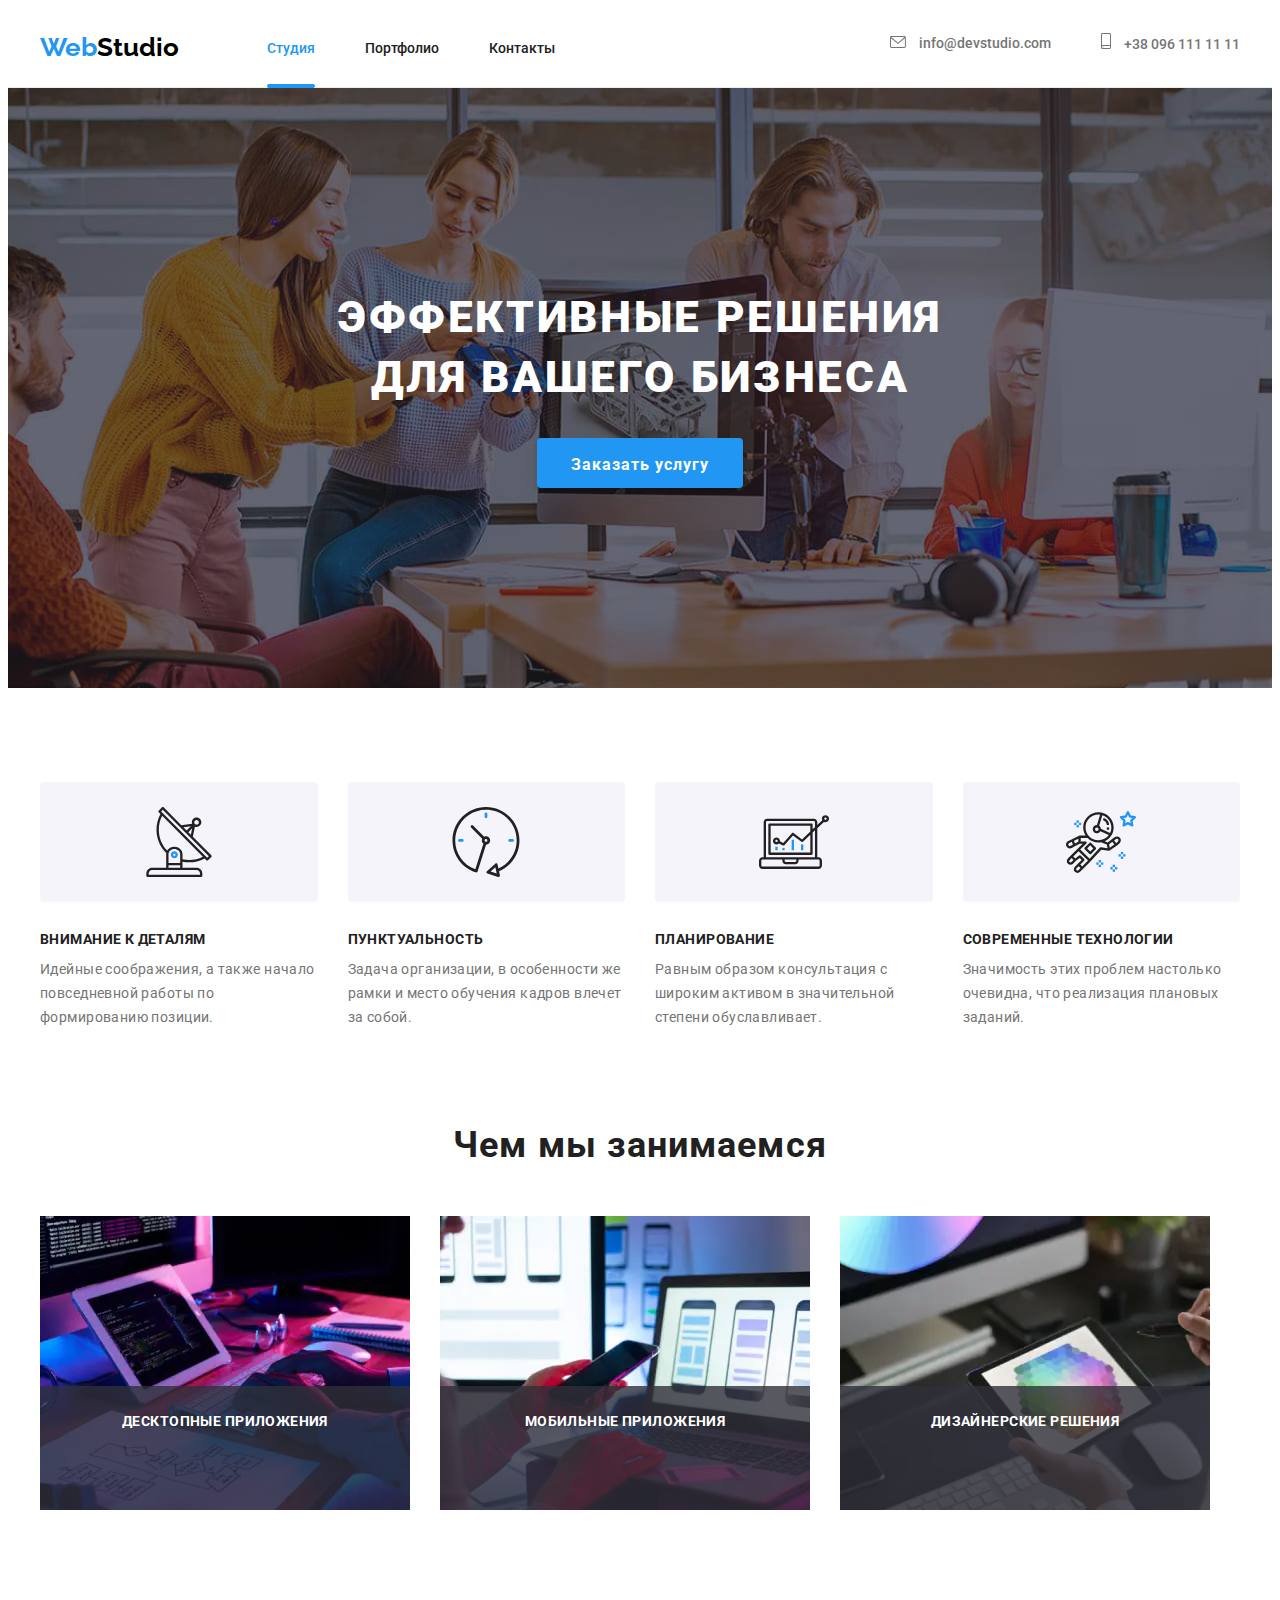
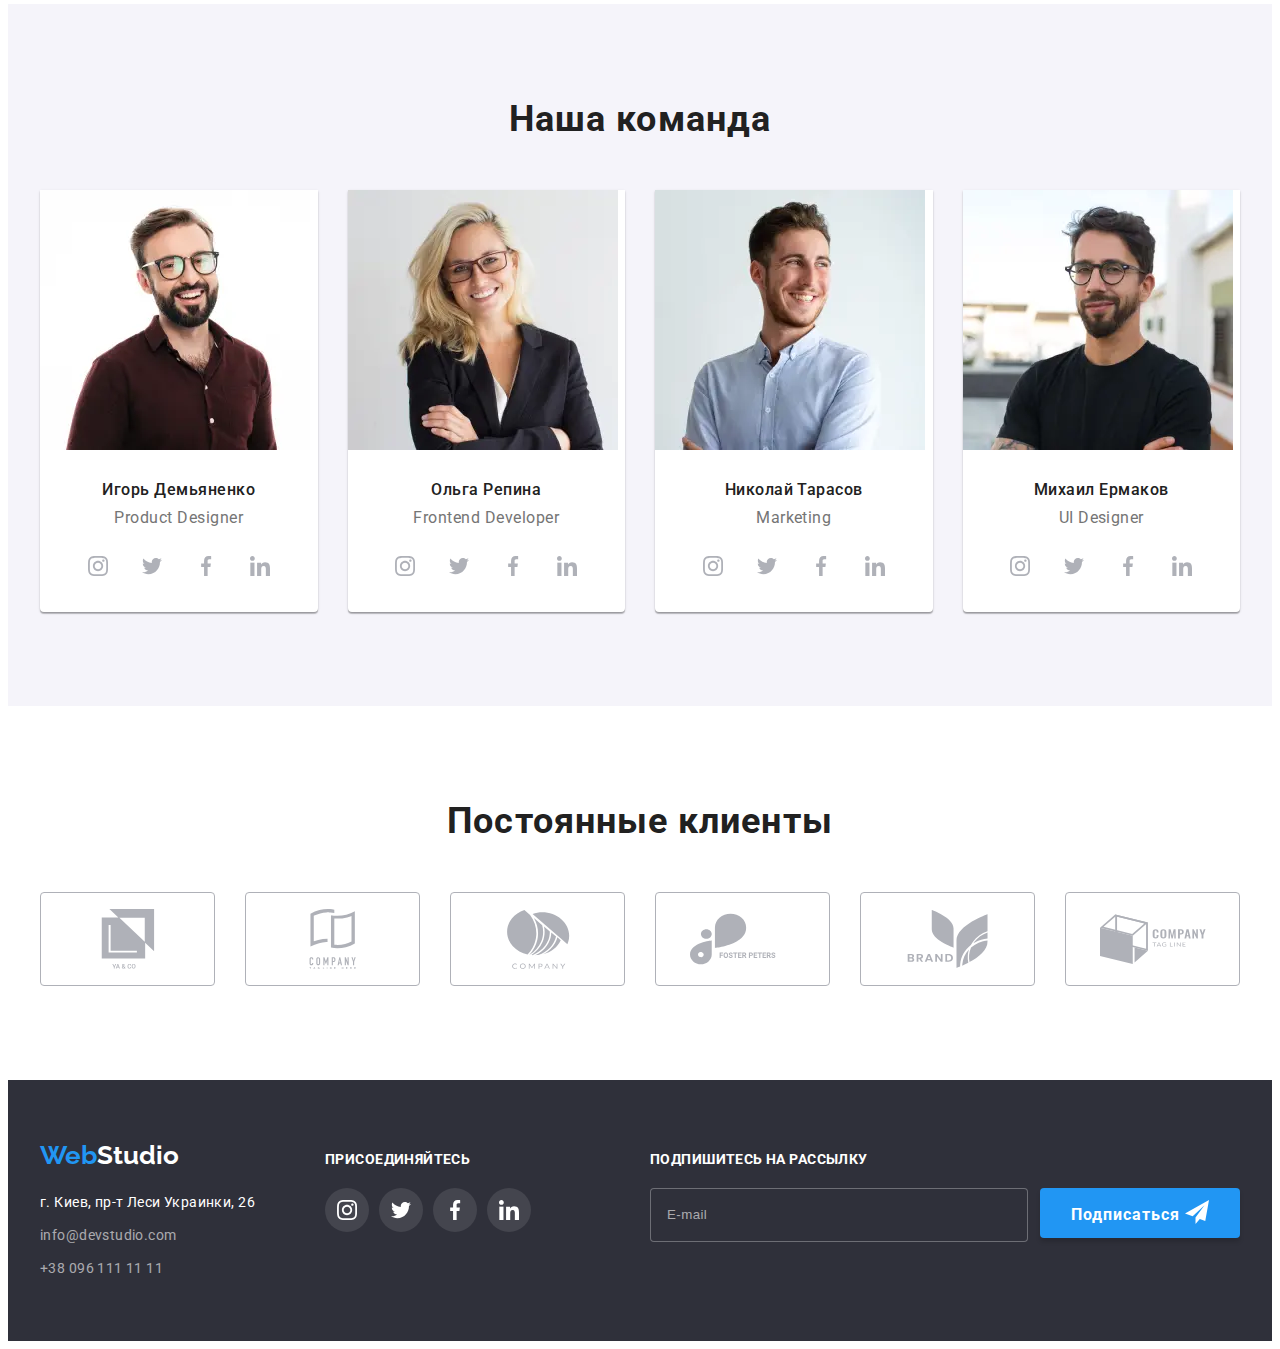
<file: index.html>
<!DOCTYPE html>
<html lang="ru">
  <head>
    <meta charset="UTF-8" />
    <meta http-equiv="X-UA-Compatible" content="IE=edge" />
    <meta name="viewport" content="width=device-width, initial-scale=1.0" />
    <title>Shvec_ES_Homework8</title>
    <link
      rel="stylesheet"
      href="https://cdnjs.cloudflare.com/ajax/libs/modern-normalize/1.0.0/modern-normalize.min.css"
      integrity="sha512-ISS7cAi1PEhQ8jnbJpJZMd29NlhNj4AWYyLOSp2CE/CsHxTCu+r+t0D2yoJudVrd0/8fTVPUVDzY5Tvli75u/g=="
      crossorigin="anonymous"
    />
    <link rel="preconnect" href="https://fonts.gstatic.com" />
    <link
      href="https://fonts.googleapis.com/css2?family=Raleway:wght@700&family=Roboto:wght@400;500;700;900&display=swap"
      rel="stylesheet"
    />
    <link rel="stylesheet" href="./css/main.min.css" />
  </head>
  <body>
    <!--Шапка-->
    <header class="header">
      <div class="container header__container">
        <nav class="header__nav">
          <!-- Логотип -->
          <a class="logo header__logo" href="index.html"
            ><span class="logo__web">Web</span>Studio</a
          >
          
          <!-- Навигация сайта -->
          <ul class="site-nav list">
            <li class="site-nav__item">
              <a class="site-nav__link site-nav__link_current" href="index.html">Студия</a>
            </li>
            <li class="site-nav__item"><a class="site-nav__link" href="./portfolio.html">Портфолио</a></li>
            <li class="site-nav__item"><a class="site-nav__link" href="">Контакты</a></li>
          </ul>
        </nav>
        <button class="header__mobile-menu-button" type="button" data-menu-button>
          <svg class="header__mobile-menu_icon" width="40px" height="40px">
            <use href="./images/sprite.svg#icon-burger"></use>
          </svg>
        </button>
        <!-- Контакты -->
        <ul class="auth-nav list">
          <li class="auth-nav__item">
            <a class="auth-nav__link" href="mailto:info@devstudio.com">
              <svg class="auth-nav__icon" width="16px" height="12px">
                <use href="./images/sprite.svg#icon-envelope"></use>
              </svg>
              info@devstudio.com</a>
          </li>
          <li class="auth-nav__item">
            <a class="auth-nav__link" href="tel:+380961111111">
              <svg class="auth-nav__icon" width="10px" height="16px">
                <use href="./images/sprite.svg#icon-smartphone"></use>
              </svg>
              +38 096 111 11 11</a>
          </li>
        </ul>
      </div>
      <div class="mobile-menu" data-menu>
        <div class="container mobile-menu__container">
          <button class="mobile-menu__close-button" type="button" data-menu-close>
            <svg class="mobile-menu__close-button-icon" width="40px" height="40px">
              <use href="./images/sprite.svg#icon-close-btn"></use>
            </svg>
          </button>
          <ul class="mobile-menu__list">
            <li class="mobile-menu__item"><a class="mobile-menu__link mobile-menu__link_current" href="index.html">Студия</a></li>
            <li class="mobile-menu__item"><a class="mobile-menu__link" href="./portfolio.html">Портфолио</a></li>
            <li class="mobile-menu__item"><a class="mobile-menu__link" href="">Контакты</a></li>
          </ul>
          <div class="mobile-contacts">
            <a class="mobile-contacts__link mobile-contacts__link_tel" href="tel:+380961111111">  
                +38 096 111 11 11</a>
            <a class="mobile-contacts__link mobile-contacts__link_email" href="mailto:info@devstudio.com">  
                info@devstudio.com</a>
            <ul class="mobile-social-list">
              <li class="mobile-social-list__item"><a class="mobile-social-list__link" href="">Instagram</a></li>
              <li class="mobile-social-list__item"><div class="mobile-social-list__line"></div></li>
              <li class="mobile-social-list__item"><a class="mobile-social-list__link" href="">Twitter</a></li>
              <li class="mobile-social-list__item">
                <div class="mobile-social-list__line"></div>
              </li>
              <li class="mobile-social-list__item"><a class="mobile-social-list__link" href="">Facebook</a></li>
              <li class="mobile-social-list__item">
                <div class="mobile-social-list__line"></div>
              </li>
              <li class="mobile-social-list__item"><a class="mobile-social-list__link" href="">LinkedIn</a></li>
            </ul>
          </div>

        </div>
      </div>
    </header>

    <main>
      <!--Герой-->
      <section class="hero">
        <h1 class="hero__title">
          Эффективные решения <br />
          для вашего бизнеса
        </h1>
        <button class="button hero__button_position" type="button" data-modal-open>Заказать услугу</button>
      </section>

      <!--Особенности-->
      <section class="section-spec">
        <div class="container">
          <h2 class="visually-hidden">Особенности</h2>
          <ul class="features list">
            <li class="features__item">
              <div class="features__decorations">
                <svg class="features__icon">
                  <use href="./images/sprite.svg#icon-antenna"></use>
                </svg>
              </div>
              <h3 class="features__title">Внимание к деталям</h3>
              <p class="features__text">
                Идейные соображения, а также начало повседневной работы по
                формированию позиции.
              </p>
            </li>
            <li class="features__item">
              <div class="features__decorations">
                <svg class="features__icon">
                  <use href="./images/sprite.svg#icon-clock"></use>
                </svg>
              </div>
              <h3 class="features__title">Пунктуальность</h3>
              <p class="features__text">
                Задача организации, в особенности же рамки и место обучения
                кадров влечет за собой.
              </p>
            </li>
            <li class="features__item">
              <div class="features__decorations">
                <svg class="features__icon">
                  <use href="./images/sprite.svg#icon-diagram"></use>
                </svg>
              </div>
              <h3 class="features__title">Планирование</h3>
              <p class="features__text">
                Равным образом консультация с широким активом в значительной
                степени обуславливает.
              </p>
            </li>
            <li class="features__item">
              <div class="features__decorations">
                <svg class="features__icon">
                  <use href="./images/sprite.svg#icon-astronaut"></use>
                </svg>
              </div>
              <h3 class="features__title">Современные технологии</h3>
              <p class="features__text">
                Значимость этих проблем настолько очевидна, что реализация
                плановых заданий.
              </p>
            </li>
          </ul>
        </div>
      </section>

      <!--Чем мы занимаемся-->
      <section class="section section__work">
        <div class="container">
          <h2 class="section__title">Чем мы занимаемся</h2>
            <ul class="work-list list">
                <li class="work-list__item">
                  <picture>
                    <source srcset="./images/main-page/box1.webp 1x, ./images/main-page/box1@2x.webp 2x" 
                    media="(min-width: 1200px)" type="image/webp">
                    <source srcset="./images/main-page/box1.jpg 1x, ./images/main-page/box1@2x.jpg 2x" 
                    media="(min-width: 1200px)">
                    <img
                    src="./images/main-page/box1.jpg"
                    alt="Набор текста на клавиатуре"
                    width="370"
                    height="294"
                />
                  </picture>
                
                <p class="work-list__text">Десктопные приложения</p>
                </li>
                <li class="work-list__item">
                <picture>
                  <source srcset="./images/main-page/box2.webp 1x, ./images/main-page/box2@2x.webp 2x" media="(min-width: 1200px)"
                    type="image/webp">
                  <source srcset="./images/main-page/box2.jpg 1x, ./images/main-page/box2@2x.jpg 2x" media="(min-width: 1200px)">
                  <img src="./images/main-page/box2.jpg" alt="Набор текста на клавиатуре" width="370" height="294" />
                </picture>
                <p class="work-list__text">Мобильные приложения</p>
                </li>
                <li class="work-list__item">
                <picture>
                  <source srcset="./images/main-page/box3.webp 1x, ./images/main-page/box3@2x.webp 2x" media="(min-width: 1200px)"
                    type="image/webp">
                  <source srcset="./images/main-page/box3.jpg 1x, ./images/main-page/box3@2x.jpg 2x" media="(min-width: 1200px)">
                  <img src="./images/main-page/box3.jpg" alt="Набор текста на клавиатуре" width="370" height="294" />
                </picture>
                <p class="work-list__text">Дизайнерские решения</p>
                </li>
            </ul>
        </div>
      </section>

      <!--Наша команда-->
      <section class="section section_bgc_darkened">
        <div class="container">
          <h2 class="section__title">Наша команда</h2>
          <ul class="team-list list">
            <li class="team-list__item">
              <picture>
                <source srcset="./images/team/desktop/team1-desktop.webp 1x, ./images/team/desktop/team1-desktop@2x.webp 2x" 
                  media="(min-width: 1200px)" type="image/webp">
                <source srcset="./images/team/desktop/team1-desktop.jpg 1x, ./images/team/desktop/team1-desktop@2x.jpg 2x"
                  media="(min-width: 1200px)">
                <source srcset="./images/team/tablet/team1-tablet.webp 1x, ./images/team/tablet/team1-tablet@2x.webp 2x"
                  media="(min-width: 768px)" type="image/webp">
                <source srcset="./images/team/tablet/team1-tablet.jpg 1x, ./images/team/tablet/team1-tablet@2x.jpg 2x"
                  media="(min-width: 768px)">
                <source srcset="./images/team/mobile/team1-mobile.webp 1x, ./images/team/mobile/team1-mobile@2x.webp 2x"
                  media="(max-width: 767px)" type="image/webp">
                <source srcset="./images/team/mobile/team1-mobile.jpg 1x, ./images/team/mobile/team1-mobile@2x.jpg 2x"
                  media="(max-width: 767px)">
                <img
                src="./images/team/mobile/team1-mobile.jpg"
                alt="Член команды"
              />
              </picture>
              
              <div class="team-list__description">
                <h3 class="team-list__title">Игорь Демьяненко</h3>
                <p class="team-list__text" lang="en">Product Designer</p>
                <ul class="team-social-list list">
                  <li class="team-social-list__item">
                    <a class="team-social-list__link" href="">
                      <svg class="team-social-list__icon">
                        <use href="./images/sprite.svg#icon-instagram"></use>
                      </svg>
                    </a>
                  </li>
                  <li class="team-social-list__item">
                    <a class="team-social-list__link" href="">
                      <svg class="team-social-list__icon">
                        <use href="./images/sprite.svg#icon-twitter"></use>
                      </svg>
                    </a>
                  </li>
                  <li class="team-social-list__item">
                    <a class="team-social-list__link" href="">
                      <svg class="team-social-list__icon">
                        <use href="./images/sprite.svg#icon-facebook"></use>
                      </svg>
                    </a>
                  </li>
                  <li class="team-social-list__item">
                    <a class="team-social-list__link" href="">
                      <svg class="team-social-list__icon">
                        <use href="./images/sprite.svg#icon-linkedin"></use>
                      </svg>
                    </a>
                  </li>
                </ul>
            </div>
            </li>
            <li class="team-list__item">
              <picture>
                <source srcset="./images/team/desktop/team2-desktop.webp 1x, ./images/team/desktop/team2-desktop@2x.webp 2x"
                  media="(min-width: 1200px)" type="image/webp">
                <source srcset="./images/team/desktop/team2-desktop.jpg 1x, ./images/team/desktop/team2-desktop@2x.jpg 2x"
                  media="(min-width: 1200px)">
                <source srcset="./images/team/tablet/team2-tablet.webp 1x, ./images/team/tablet/team2-tablet@2x.webp 2x"
                  media="(min-width: 768px)" type="image/webp">
                <source srcset="./images/team/tablet/team2-tablet.jpg 1x, ./images/team/tablet/team2-tablet@2x.jpg 2x"
                  media="(min-width: 768px)">
                <source srcset="./images/team/mobile/team2-mobile.webp 1x, ./images/team/mobile/team2-mobile@2x.webp 2x"
                  media="(max-width: 767px)" type="image/webp">
                <source srcset="./images/team/mobile/team2-mobile.jpg 1x, ./images/team/mobile/team2-mobile@2x.jpg 2x"
                  media="(max-width: 767px)">
                <img src="./images/team/mobile/team2-mobile.jpg" alt="Член команды" />
              </picture>
              <div class="team-list__description">
                <h3 class="team-list__title">Ольга Репина</h3>
                <p class="team-list__text" lang="en">Frontend Developer</p>
                <ul class="team-social-list list">
                  <li class="team-social-list__item">
                    <a class="team-social-list__link" href="">
                      <svg class="team-social-list__icon">
                        <use href="./images/sprite.svg#icon-instagram"></use>
                      </svg>
                    </a>
                  </li>
                  <li class="team-social-list__item">
                    <a class="team-social-list__link" href="">
                      <svg class="team-social-list__icon">
                        <use href="./images/sprite.svg#icon-twitter"></use>
                      </svg>
                    </a>
                  </li>
                  <li class="team-social-list__item">
                    <a class="team-social-list__link" href="">
                      <svg class="team-social-list__icon">
                        <use href="./images/sprite.svg#icon-facebook"></use>
                      </svg>
                    </a>
                  </li>
                  <li class="team-social-list__item">
                    <a class="team-social-list__link" href="">
                      <svg class="team-social-list__icon">
                        <use href="./images/sprite.svg#icon-linkedin"></use>
                      </svg>
                    </a>
                  </li>
                </ul>
              </div>
            </li>
            <li class="team-list__item">
              <picture>
                <source srcset="./images/team/desktop/team3-desktop.webp 1x, ./images/team/desktop/team3-desktop@2x.webp 2x"
                  media="(min-width: 1200px)" type="image/webp">
                <source srcset="./images/team/desktop/team3-desktop.jpg 1x, ./images/team/desktop/team3-desktop@2x.jpg 2x"
                  media="(min-width: 1200px)">
                <source srcset="./images/team/tablet/team3-tablet.webp 1x, ./images/team/tablet/team3-tablet@2x.webp 2x"
                  media="(min-width: 768px)" type="image/webp">
                <source srcset="./images/team/tablet/team3-tablet.jpg 1x, ./images/team/tablet/team3-tablet@2x.jpg 2x"
                  media="(min-width: 768px)">
                <source srcset="./images/team/mobile/team3-mobile.webp 1x, ./images/team/mobile/team3-mobile@2x.webp 2x"
                  media="(max-width: 767px)" type="image/webp">
                <source srcset="./images/team/mobile/team3-mobile.jpg 1x, ./images/team/mobile/team3-mobile@2x.jpg 2x"
                  media="(max-width: 767px)">
                <img src="./images/team/mobile/team3-mobile.jpg" alt="Член команды" />
              </picture>
              <div class="team-list__description">
                <h3 class="team-list__title">Николай Тарасов</h3>
                <p class="team-list__text" lang="en">Marketing</p>
                <ul class="team-social-list list">
            <li class="team-social-list__item">
              <a class="team-social-list__link" href="">
                <svg class="team-social-list__icon">
                  <use href="./images/sprite.svg#icon-instagram"></use>
                </svg>
              </a>
            </li>
            <li class="team-social-list__item">
              <a class="team-social-list__link" href="">
                <svg class="team-social-list__icon">
                  <use href="./images/sprite.svg#icon-twitter"></use>
                </svg>
              </a>
            </li>
            <li class="team-social-list__item">
              <a class="team-social-list__link" href="">
                <svg class="team-social-list__icon">
                  <use href="./images/sprite.svg#icon-facebook"></use>
                </svg>
              </a>
            </li>
            <li class="team-social-list__item">
              <a class="team-social-list__link" href="">
                <svg class="team-social-list__icon">
                  <use href="./images/sprite.svg#icon-linkedin"></use>
                </svg>
              </a>
            </li>
          </ul>
              </div>
            </li>
            <li class="team-list__item">
              <picture>
                <source srcset="./images/team/desktop/team4-desktop.webp 1x, ./images/team/desktop/team4-desktop@2x.webp 2x"
                  media="(min-width: 1200px)" type="image/webp">
                <source srcset="./images/team/desktop/team4-desktop.jpg 1x, ./images/team/desktop/team4-desktop@2x.jpg 2x"
                  media="(min-width: 1200px)">
                <source srcset="./images/team/tablet/team4-tablet.webp 1x, ./images/team/tablet/team4-tablet@2x.webp 2x"
                  media="(min-width: 768px)" type="image/webp">
                <source srcset="./images/team/tablet/team4-tablet.jpg 1x, ./images/team/tablet/team4-tablet@2x.jpg 2x"
                  media="(min-width: 768px)">
                <source srcset="./images/team/mobile/team4-mobile.webp 1x, ./images/team/mobile/team4-mobile@2x.webp 2x"
                  media="(max-width: 767px)" type="image/webp">
                <source srcset="./images/team/mobile/team4-mobile.jpg 1x, ./images/team/mobile/team4-mobile@2x.jpg 2x"
                  media="(max-width: 767px)">
                <img src="./images/team/mobile/team4-mobile.jpg" alt="Член команды" />
              </picture>
              <div class="team-list__description">
                <h3 class="team-list__title">Михаил Ермаков</h3>
                <p class="team-list__text" lang="en">UI Designer</p>
                <ul class="team-social-list list">
                  <li class="team-social-list__item">
                    <a class="team-social-list__link" href="">
                      <svg class="team-social-list__icon">
                        <use href="./images/sprite.svg#icon-instagram"></use>
                      </svg>
                    </a>
                  </li>
                  <li class="team-social-list__item">
                    <a class="team-social-list__link" href="">
                      <svg class="team-social-list__icon">
                        <use href="./images/sprite.svg#icon-twitter"></use>
                      </svg>
                    </a>
                  </li>
                  <li class="team-social-list__item">
                    <a class="team-social-list__link" href="">
                      <svg class="team-social-list__icon">
                        <use href="./images/sprite.svg#icon-facebook"></use>
                      </svg>
                    </a>
                  </li>
                  <li class="team-social-list__item">
                    <a class="team-social-list__link" href="">
                      <svg class="team-social-list__icon">
                        <use href="./images/sprite.svg#icon-linkedin"></use>
                      </svg>
                    </a>
                  </li>
                </ul>
              </div>
            </li>
          </ul>
          
        </div>
      </section>
      
      <!--Постоянные клиенты-->
      <section class="section">
        <div class="container">
          <h2 class="section__title">Постоянные клиенты</h2>
          <ul class="clients-list list">
            <li class="clients-list__item">
              <a class="clients-list__link" href="">
                <svg class="clients-list__icon">
                  <use href="./images/sprite.svg#icon-company1"></use>
                </svg>
              </a>
            </li>
            <li class="clients-list__item">
              <a class="clients-list__link" href="">
                <svg class="clients-list__icon">
                  <use href="./images/sprite.svg#icon-company2"></use>
                </svg>
              </a>
            </li>
            <li class="clients-list__item">
              <a class="clients-list__link" href="">
                <svg class="clients-list__icon">
                  <use href="./images/sprite.svg#icon-company3"></use>
                </svg>
              </a>
            </li>
            <li class="clients-list__item">
              <a class="clients-list__link" href="">
                <svg class="clients-list__icon">
                  <use href="./images/sprite.svg#icon-company4"></use>
                </svg>
              </a>
            </li>
            <li class="clients-list__item">
              <a class="clients-list__link" href="">
                <svg class="clients-list__icon">
                  <use href="./images/sprite.svg#icon-company5"></use>
                </svg>
              </a>
            </li>
            <li class="clients-list__item">
              <a class="clients-list__link" href="">
                <svg class="clients-list__icon">
                  <use href="./images/sprite.svg#icon-company6"></use>
                </svg>
              </a>
            </li>
          </ul>
        </div>
      </section>
    </main>

    

    <!--Футер-->
    <footer class="footer">
      <div class="container footer__container">
        <div class="contacts__join">
          <div class="footer__contacts">
            <a class="logo footer__logo" href="index.html"
              ><span class="logo__web">Web</span>Studio</a
            >
            <address>
              <p class="address">г. Киев, пр-т Леси Украинки, 26</p>
              <ul class="contacts-list list">
                <li class="contacts-list__item"><a class="contacts-list__link" href="mailto:info@devstudio.com">info@devstudio.com</a></li>
                <li class="contacts-list__item"><a class="contacts-list__link" href="tel:+380961111111">+38 096 111 11 11</a></li>
              </ul>
            </address>
          </div>
          <div class="join">
            <p class="join__text">Присоединяйтесь</p>
            <ul class="join-social-list list">
              <li class="join-social-list__item">
                <a class="join-social-list__link" href="">
                  <svg class="join-social-list__icon">
                    <use href="./images/sprite.svg#icon-instagram"></use>
                  </svg>
                </a>
              </li>
              <li class="join-social-list__item">
                <a class="join-social-list__link" href="">
                  <svg class="join-social-list__icon">
                    <use href="./images/sprite.svg#icon-twitter"></use>
                  </svg>
                </a>
              </li>
              <li class="join-social-list__item">
                <a class="join-social-list__link" href="">
                  <svg class="join-social-list__icon">
                    <use href="./images/sprite.svg#icon-facebook"></use>
                  </svg>
                </a>
              </li>
              <li class="join-social-list__item">
                <a class="join-social-list__link" href="">
                  <svg class="join-social-list__icon">
                    <use href="./images/sprite.svg#icon-linkedin"></use>
                  </svg>
                </a>
              </li>
            </ul>
          </div>
        </div>
        <div class="subscribe">
          <p class="subscribe__text">Подпишитесь на рассылку</p>
          <form class="subscribe-form">
            <input class="subscribe-form__input" type="email" name="E-mail" placeholder="E-mail" />
            <button class="button subscribe-form__button_position" type="submit">Подписаться
              <svg class="subscribe-form__icon">
                <use href="./images/sprite.svg#icon-send"></use>
              </svg>
            </button>
          </form>
        </div>
      </div>
    </footer>
    <!-- Модальное окно -->
    <div class="backdrop is-hidden" data-modal>
      <div class="modal-window">
        <button class="modal-window__close-button" type="button" data-modal-close>
          <svg class="modal-window__close-button-icon" width="18px"
  height="18px">
            <use href="./images/sprite.svg#icon-close-btn"></use>
          </svg>
        </button>
        <p class="modal-text">Оставьте свои данные, мы вам перезвоним</p>
        <form class="modal-form" autocomplete="off">
          <label class="modal-form__label"><span class="modal-form__text">Имя</span>
            <span class="modal-form__thumb">
              <input class="modal-form__input" type="text" name="user-name" minlength="3" required/>
              <svg class="modal-form__icon">
                <use href="./images/sprite.svg#icon-person"></use>
              </svg>
            </span>
          </label>
          <label class="modal-form__label"><span class="modal-form__text">Телефон</span>
            <span class="modal-form__thumb">
              <input class="modal-form__input" type="tel" name="user-tel" required/>
              <svg class="modal-form__icon">
                <use href="./images/sprite.svg#icon-phone"></use>
              </svg>
            </span>  
          </label>
          <label class="modal-form__label"><span class="modal-form__text">Почта</span>
            <span class="modal-form__thumb">
              <input class="modal-form__input" type="email" name="user-email" />
              <svg class="modal-form__icon">
                <use href="./images/sprite.svg#icon-email"></use>
              </svg>
            </span>  
          </label>
          <label class="modal-form__label"><span class="modal-form__text">Комментарии</span>
            <textarea class="modal-form__textarea" name="user-comments" placeholder="Введите текст"></textarea>
            </label>
          <label class="modal-form__agree">
            <input class="modal-form__checkbox visually-hidden" type="checkbox" name="agreemant" required/>
            <span class="modal-form__icon-check"></span>
            Соглашаюсь с рассылкой и принимаю <a class="modal-form__agree-lihk" href="">Условия договора</a>
          </label>
          <button class="button modal-form__button_position" type="submit">Отправить</button>
        </form>
      </div>
    </div>
    <script src="./js/modal.js"></script>
    <script src="./js/menu.js"></script>
  </body>
</html>
</file>
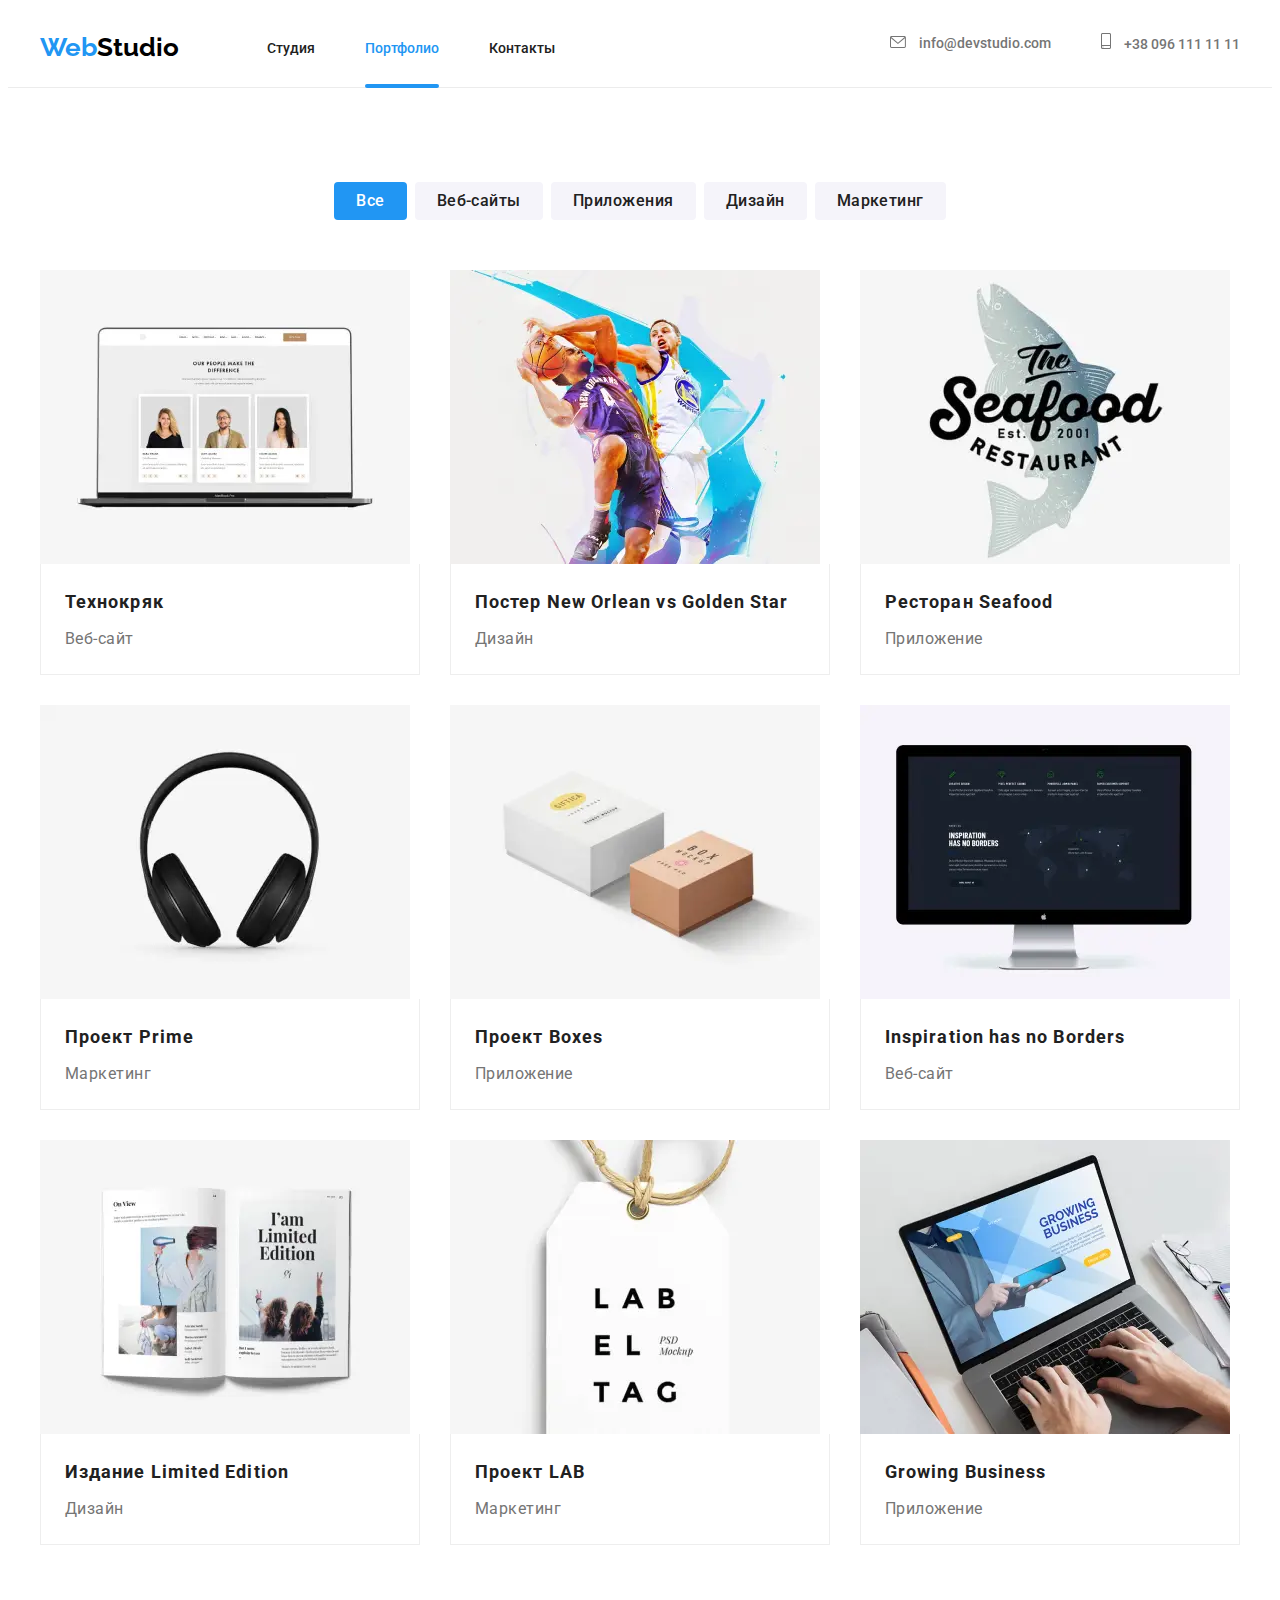
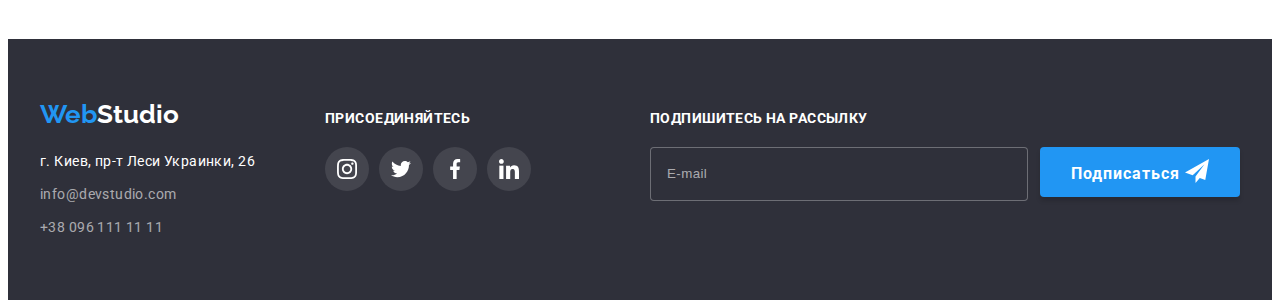
<file: portfolio.html>
<!DOCTYPE html>
<html lang="ru">

    <head>
        <meta charset="UTF-8">
        <meta http-equiv="X-UA-Compatible" content="IE=edge">
        <meta name="viewport" content="width=device-width, initial-scale=1.0">
        <title>Shvec_ES_Homework8</title>
        <link rel="stylesheet" href="https://cdnjs.cloudflare.com/ajax/libs/modern-normalize/1.0.0/modern-normalize.min.css"
            integrity="sha512-ISS7cAi1PEhQ8jnbJpJZMd29NlhNj4AWYyLOSp2CE/CsHxTCu+r+t0D2yoJudVrd0/8fTVPUVDzY5Tvli75u/g=="
            crossorigin="anonymous" />
        <link rel="preconnect" href="https://fonts.gstatic.com">
        <link href="https://fonts.googleapis.com/css2?family=Raleway:wght@700&family=Roboto:wght@400;500;700;900&display=swap"
            rel="stylesheet">
        <link rel="stylesheet" href="./css/main.min.css">

    </head>

    <body>
        <!--Шапка-->
        <header class="header">
            <div class="container header__container">
                <nav class="header__nav">
                    <!-- Лого -->
                    <a class="logo header__logo" href="index.html">
                        <span class="logo__web">Web</span>Studio</a>
                    <!-- Навигация сайта -->
                    <ul class="site-nav list">
                        <li class="site-nav__item"><a class="site-nav__link" href="index.html">Студия</a></li>
                        <li class="site-nav__item"><a class="site-nav__link site-nav__link_current" href="./portfolio.html">Портфолио</a></li>
                        <li class="site-nav__item"><a class="site-nav__link" href="">Контакты</a></li>
                    </ul>
                </nav> 
                <button class="header__mobile-menu-button" type="button" data-menu-button>
                    <svg class="header__mobile-menu_icon" width="40px" height="40px">
                        <use href="./images/sprite.svg#icon-burger"></use>
                    </svg>
                </button>
                    <!--Контакты  -->
                <ul class="auth-nav list">
                    <li class="auth-nav__item">
                        <a class="auth-nav__link" href="mailto:info@devstudio.com">
                            <svg class="auth-nav__icon" width="16px" height="12px">
                                <use href="./images/sprite.svg#icon-envelope"></use>
                            </svg>
                            info@devstudio.com</a>
                    </li>
                    <li class="auth-nav__item">
                        <a class="auth-nav__link" href="tel:+380961111111">
                            <svg class="auth-nav__icon" width="10px" height="16px">
                                <use href="./images/sprite.svg#icon-smartphone"></use>
                            </svg>
                            +38 096 111 11 11</a>
                    </li>
                </ul>
            </div>
                <div class="mobile-menu" data-menu>
                    <div class="container mobile-menu__container">
                        <button class="mobile-menu__close-button" type="button" data-menu-close>
                            <svg class="mobile-menu__close-button-icon" width="40px" height="40px">
                                <use href="./images/sprite.svg#icon-close-btn"></use>
                            </svg>
                        </button>
                        <ul class="mobile-menu__list">
                            <li class="mobile-menu__item"><a class="mobile-menu__link"
                                    href="index.html">Студия</a></li>
                            <li class="mobile-menu__item"><a class="mobile-menu__link mobile-menu__link_current" href="./portfolio.html">Портфолио</a></li>
                            <li class="mobile-menu__item"><a class="mobile-menu__link" href="">Контакты</a></li>
                        </ul>
                        <div class="mobile-contacts">
                            <a class="mobile-contacts__link mobile-contacts__link_tel" href="tel:+380961111111">
                                +38 096 111 11 11</a>
                            <a class="mobile-contacts__link mobile-contacts__link_email" href="mailto:info@devstudio.com">
                                info@devstudio.com</a>
                            <ul class="mobile-social-list">
                                <li class="mobile-social-list__item"><a class="mobile-social-list__link" href="">Instagram</a></li>
                                <li class="mobile-social-list__item">
                                    <div class="mobile-social-list__line"></div>
                                </li>
                                <li class="mobile-social-list__item"><a class="mobile-social-list__link" href="">Twitter</a></li>
                                <li class="mobile-social-list__item">
                                    <div class="mobile-social-list__line"></div>
                                </li>
                                <li class="mobile-social-list__item"><a class="mobile-social-list__link" href="">Facebook</a></li>
                                <li class="mobile-social-list__item">
                                    <div class="mobile-social-list__line"></div>
                                </li>
                                <li class="mobile-social-list__item"><a class="mobile-social-list__link" href="">LinkedIn</a></li>
                            </ul>
                        </div>
                
                    </div>
                </div>
        </header>

        <main>
            <section class="section">
                <div class="container">
                    <h1 class="visually-hidden">Портфолио</h1>
                    <!--Фильтр кнопок-->
                    <ul class="filter-list list">
                        <li class="filter-list__item"><button class="filter-list__button filter-list__button_active" type="button">Все</button></li>
                        <li class="filter-list__item"><button class="filter-list__button" type="button">Веб-сайты</button></li>
                        <li class="filter-list__item"><button class="filter-list__button" type="button">Приложения</button></li>
                        <li class="filter-list__item"><button class="filter-list__button" type="button">Дизайн</button></li>
                        <li class="filter-list__item"><button class="filter-list__button" type="button">Маркетинг</button></li>
                    </ul>
                    <!--Примеры работ-->
                    <ul class="examples-list list">
                        <li class="examples-list__item">
                            <a class="examples-list__link" href="">
                            <div class="examples-list__overlay">
                                <picture>
                                    <source srcset="./images/portfolio/desktop/work1-desktop.webp 1x, ./images/portfolio/desktop/work1-desktop@2x.webp 2x" 
                                    media="(min-width: 1200px)" type="image/webp">
                                    <source srcset="./images/portfolio/desktop/work1-desktop.jpg 1x, ./images/portfolio/desktop/work1-desktop@2x.jpg 2x"
                                        media="(min-width: 1200px)">
                                    <source srcset="./images/portfolio/tablet/work1-tablet.webp 1x, ./images/portfolio/tablet/work1-tablet@2x.webp 2x"
                                        media="(min-width: 768px)" type="image/webp">
                                    <source srcset="./images/portfolio/tablet/work1-tablet.jpg 1x, ./images/portfolio/tablet/work1-tablet@2x.jpg 2x"
                                        media="(min-width: 768px)">
                                    <source srcset="./images/portfolio/mobile/work1-mobile.webp 1x, ./images/portfolio/mobile/work1-mobile@2x.webp 2x"
                                        media="(max-width: 767px)" type="image/webp">
                                    <source srcset="./images/portfolio/mobile/work1-mobile.jpg 1x, ./images/portfolio/mobile/work1-mobile@2x.jpg 2x"
                                        media="(max-width: 767px)">
                                    <img src="./images/portfolio/mobile/work1-mobile.jpg" alt="Пример работы">
                                </picture>
                                
                                <div class="overlay">
                                <p class="overlay__text">Технокряк это современная площадка распространения коронавируса. Компании используют эту
                                    платформу для цифрового
                                    шпионажа и атак на защищённые сервера конкурентов.</p>
                                </div>
                            </div>
                            <div class="examples-list__description">
                                <h2 class="examples-list__title">Технокряк</h2>
                                <p class="examples-list__text">Веб-сайт</p>
                            </div>
                            </a>
                        </li>
                        <li class="examples-list__item">
                            <a class="examples-list__link" href="">
                            <div class="examples-list__overlay">
                                <picture>
                                    <source
                                        srcset="./images/portfolio/desktop/work2-desktop.webp 1x, ./images/portfolio/desktop/work2-desktop@2x.webp 2x"
                                        media="(min-width: 1200px)" type="image/webp">
                                    <source srcset="./images/portfolio/desktop/work2-desktop.jpg 1x, ./images/portfolio/desktop/work2-desktop@2x.jpg 2x"
                                        media="(min-width: 1200px)">
                                    <source srcset="./images/portfolio/tablet/work2-tablet.webp 1x, ./images/portfolio/tablet/work2-tablet@2x.webp 2x"
                                        media="(min-width: 768px)" type="image/webp">
                                    <source srcset="./images/portfolio/tablet/work2-tablet.jpg 1x, ./images/portfolio/tablet/work2-tablet@2x.jpg 2x"
                                        media="(min-width: 768px)">
                                    <source srcset="./images/portfolio/mobile/work2-mobile.webp 1x, ./images/portfolio/mobile/work2-mobile@2x.webp 2x"
                                        media="(max-width: 767px)" type="image/webp">
                                    <source srcset="./images/portfolio/mobile/work2-mobile.jpg 1x, ./images/portfolio/mobile/work2-mobile@2x.jpg 2x"
                                        media="(max-width: 767px)">
                                    <img src="./images/portfolio/mobile/work2-mobile.jpg" alt="Пример работы">
                                </picture>
                                <div class="overlay">
                                    <p class="overlay__text">Технокряк это современная площадка распространения коронавируса. Компании используют эту
                                        платформу для цифрового
                                        шпионажа и атак на защищённые сервера конкурентов.</p>
                                </div>
                            </div>
                            <div class="examples-list__description">
                                <h2 class="examples-list__title">Постер New Orlean vs Golden Star</h2>
                                <p class="examples-list__text">Дизайн</p>
                            </div>
                            </a>
                        </li>
                        <li class="examples-list__item">
                            <a class="examples-list__link" href="">
                            <div class="examples-list__overlay">
                                <picture>
                                    <source
                                        srcset="./images/portfolio/desktop/work3-desktop.webp 1x, ./images/portfolio/desktop/work3-desktop@2x.webp 2x"
                                        media="(min-width: 1200px)" type="image/webp">
                                    <source srcset="./images/portfolio/desktop/work3-desktop.jpg 1x, ./images/portfolio/desktop/work3-desktop@2x.jpg 2x"
                                        media="(min-width: 1200px)">
                                    <source srcset="./images/portfolio/tablet/work3-tablet.webp 1x, ./images/portfolio/tablet/work3-tablet@2x.webp 2x"
                                        media="(min-width: 768px)" type="image/webp">
                                    <source srcset="./images/portfolio/tablet/work3-tablet.jpg 1x, ./images/portfolio/tablet/work3-tablet@2x.jpg 2x"
                                        media="(min-width: 768px)">
                                    <source srcset="./images/portfolio/mobile/work3-mobile.webp 1x, ./images/portfolio/mobile/work3-mobile@2x.webp 2x"
                                        media="(max-width: 767px)" type="image/webp">
                                    <source srcset="./images/portfolio/mobile/work3-mobile.jpg 1x, ./images/portfolio/mobile/work3-mobile@2x.jpg 2x"
                                        media="(max-width: 767px)">
                                    <img src="./images/portfolio/mobile/work3-mobile.jpg" alt="Пример работы">
                                </picture>
                                <div class="overlay">
                                    <p class="overlay__text">Технокряк это современная площадка распространения коронавируса. Компании используют эту
                                        платформу для цифрового
                                        шпионажа и атак на защищённые сервера конкурентов.</p>
                                </div>
                            </div>
                            <div class="examples-list__description">
                               <h2 class="examples-list__title">Ресторан Seafood</h2>
                               <p class="examples-list__text">Приложение</p> 
                            </div>
                            </a>
                        </li>
                        <li class="examples-list__item">
                            <a class="examples-list__link" href="">
                            <div class="examples-list__overlay">
                                <picture>
                                    <source
                                        srcset="./images/portfolio/desktop/work4-desktop.webp 1x, ./images/portfolio/desktop/work4-desktop@2x.webp 2x"
                                        media="(min-width: 1200px)" type="image/webp">
                                    <source srcset="./images/portfolio/desktop/work4-desktop.jpg 1x, ./images/portfolio/desktop/work4-desktop@2x.jpg 2x"
                                        media="(min-width: 1200px)">
                                    <source srcset="./images/portfolio/tablet/work4-tablet.webp 1x, ./images/portfolio/tablet/work4-tablet@2x.webp 2x"
                                        media="(min-width: 768px)" type="image/webp">
                                    <source srcset="./images/portfolio/tablet/work4-tablet.jpg 1x, ./images/portfolio/tablet/work4-tablet@2x.jpg 2x"
                                        media="(min-width: 768px)">
                                    <source srcset="./images/portfolio/mobile/work4-mobile.webp 1x, ./images/portfolio/mobile/work4-mobile@2x.webp 2x"
                                        media="(max-width: 767px)" type="image/webp">
                                    <source srcset="./images/portfolio/mobile/work4-mobile.jpg 1x, ./images/portfolio/mobile/work4-mobile@2x.jpg 2x"
                                        media="(max-width: 767px)">
                                    <img src="./images/portfolio/mobile/work4-mobile.jpg" alt="Пример работы">
                                </picture>
                                <div class="overlay">
                                    <p class="overlay__text">Технокряк это современная площадка распространения коронавируса. Компании используют эту
                                        платформу для цифрового
                                        шпионажа и атак на защищённые сервера конкурентов.</p>
                                </div>
                            </div>
                            <div class="examples-list__description">
                                <h2 class="examples-list__title">Проект Prime</h2>
                                <p class="examples-list__text">Маркетинг</p>
                            </div>
                            </a>
                        </li>
                        <li class="examples-list__item">
                            <a class="examples-list__link" href="">
                            <div class="examples-list__overlay">
                                <picture>
                                    <source
                                        srcset="./images/portfolio/desktop/work5-desktop.webp 1x, ./images/portfolio/desktop/work5-desktop@2x.webp 2x"
                                        media="(min-width: 1200px)" type="image/webp">
                                    <source srcset="./images/portfolio/desktop/work5-desktop.jpg 1x, ./images/portfolio/desktop/work5-desktop@2x.jpg 2x"
                                        media="(min-width: 1200px)">
                                    <source srcset="./images/portfolio/tablet/work5-tablet.webp 1x, ./images/portfolio/tablet/work5-tablet@2x.webp 2x"
                                        media="(min-width: 768px)" type="image/webp">
                                    <source srcset="./images/portfolio/tablet/work5-tablet.jpg 1x, ./images/portfolio/tablet/work5-tablet@2x.jpg 2x"
                                        media="(min-width: 768px)">
                                    <source srcset="./images/portfolio/mobile/work5-mobile.webp 1x, ./images/portfolio/mobile/work5-mobile@2x.webp 2x"
                                        media="(max-width: 767px)" type="image/webp">
                                    <source srcset="./images/portfolio/mobile/work5-mobile.jpg 1x, ./images/portfolio/mobile/work5-mobile@2x.jpg 2x"
                                        media="(max-width: 767px)">
                                    <img src="./images/portfolio/mobile/work5-mobile.jpg" alt="Пример работы">
                                </picture>
                                <div class="overlay">
                                    <p class="overlay__text">Технокряк это современная площадка распространения коронавируса. Компании используют эту
                                        платформу для цифрового
                                        шпионажа и атак на защищённые сервера конкурентов.</p>
                                </div>
                            </div>
                            <div class="examples-list__description">
                                <h2 class="examples-list__title">Проект Boxes</h2>
                                <p class="examples-list__text">Приложение</p>
                            </div>
                            </a>
                        </li>
                        <li class="examples-list__item">
                            <a class="examples-list__link" href="">
                            <div class="examples-list__overlay">
                                <picture>
                                    <source
                                        srcset="./images/portfolio/desktop/work6-desktop.webp 1x, ./images/portfolio/desktop/work6-desktop@2x.webp 2x"
                                        media="(min-width: 1200px)" type="image/webp">
                                    <source srcset="./images/portfolio/desktop/work6-desktop.jpg 1x, ./images/portfolio/desktop/work6-desktop@2x.jpg 2x"
                                        media="(min-width: 1200px)">
                                    <source srcset="./images/portfolio/tablet/work6-tablet.webp 1x, ./images/portfolio/tablet/work6-tablet@2x.webp 2x"
                                        media="(min-width: 768px)" type="image/webp">
                                    <source srcset="./images/portfolio/tablet/work6-tablet.jpg 1x, ./images/portfolio/tablet/work6-tablet@2x.jpg 2x"
                                        media="(min-width: 768px)">
                                    <source srcset="./images/portfolio/mobile/work6-mobile.webp 1x, ./images/portfolio/mobile/work6-mobile@2x.webp 2x"
                                        media="(max-width: 767px)" type="image/webp">
                                    <source srcset="./images/portfolio/mobile/work6-mobile.jpg 1x, ./images/portfolio/mobile/work6-mobile@2x.jpg 2x"
                                        media="(max-width: 767px)">
                                    <img src="./images/portfolio/mobile/work6-mobile.jpg" alt="Пример работы">
                                </picture>
                                <div class="overlay">
                                    <p class="overlay__text">Технокряк это современная площадка распространения коронавируса. Компании используют эту
                                        платформу для цифрового
                                        шпионажа и атак на защищённые сервера конкурентов.</p>
                                </div>
                            </div>
                            <div class="examples-list__description">
                                <h2 class="examples-list__title">Inspiration has no Borders</h2>
                                <p class="examples-list__text">Веб-сайт</p>
                            </div>
                            </a>
                        </li>
                        <li class="examples-list__item">
                            <a class="examples-list__link" href="">
                            <div class="examples-list__overlay">
                                <picture>
                                    <source
                                        srcset="./images/portfolio/desktop/work7-desktop.webp 1x, ./images/portfolio/desktop/work7-desktop@2x.webp 2x"
                                        media="(min-width: 1200px)" type="image/webp">
                                    <source srcset="./images/portfolio/desktop/work7-desktop.jpg 1x, ./images/portfolio/desktop/work7-desktop@2x.jpg 2x"
                                        media="(min-width: 1200px)">
                                    <source srcset="./images/portfolio/tablet/work7-tablet.webp 1x, ./images/portfolio/tablet/work7-tablet@2x.webp 2x"
                                        media="(min-width: 768px)" type="image/webp">
                                    <source srcset="./images/portfolio/tablet/work7-tablet.jpg 1x, ./images/portfolio/tablet/work7-tablet@2x.jpg 2x"
                                        media="(min-width: 768px)">
                                    <source srcset="./images/portfolio/mobile/work7-mobile.webp 1x, ./images/portfolio/mobile/work7-mobile@2x.webp 2x"
                                        media="(max-width: 767px)" type="image/webp">
                                    <source srcset="./images/portfolio/mobile/work7-mobile.jpg 1x, ./images/portfolio/mobile/work7-mobile@2x.jpg 2x"
                                        media="(max-width: 767px)">
                                    <img src="./images/portfolio/mobile/work7-mobile.jpg" alt="Пример работы">
                                </picture>
                                <div class="overlay">
                                    <p class="overlay__text">Технокряк это современная площадка распространения коронавируса. Компании используют эту
                                        платформу для цифрового
                                        шпионажа и атак на защищённые сервера конкурентов.</p>
                                </div>
                            </div>
                            <div class="examples-list__description">
                                <h2 class="examples-list__title">Издание Limited Edition</h2>
                                <p class="examples-list__text">Дизайн</p>
                            </div>
                            </a>
                        </li>
                        <li class="examples-list__item">
                            <a class="examples-list__link" href="">
                            <div class="examples-list__overlay">
                                <picture>
                                    <source
                                        srcset="./images/portfolio/desktop/work8-desktop.webp 1x, ./images/portfolio/desktop/work8-desktop@2x.webp 2x"
                                        media="(min-width: 1200px)" type="image/webp">
                                    <source srcset="./images/portfolio/desktop/work8-desktop.jpg 1x, ./images/portfolio/desktop/work8-desktop@2x.jpg 2x"
                                        media="(min-width: 1200px)">
                                    <source srcset="./images/portfolio/tablet/work8-tablet.webp 1x, ./images/portfolio/tablet/work8-tablet@2x.webp 2x"
                                        media="(min-width: 768px)" type="image/webp">
                                    <source srcset="./images/portfolio/tablet/work8-tablet.jpg 1x, ./images/portfolio/tablet/work8-tablet@2x.jpg 2x"
                                        media="(min-width: 768px)">
                                    <source srcset="./images/portfolio/mobile/work8-mobile.webp 1x, ./images/portfolio/mobile/work8-mobile@2x.webp 2x"
                                        media="(max-width: 767px)" type="image/webp">
                                    <source srcset="./images/portfolio/mobile/work8-mobile.jpg 1x, ./images/portfolio/mobile/work8-mobile@2x.jpg 2x"
                                        media="(max-width: 767px)">
                                    <img src="./images/portfolio/mobile/work8-mobile.jpg" alt="Пример работы">
                                </picture>
                                <div class="overlay">
                                    <p class="overlay__text">Технокряк это современная площадка распространения коронавируса. Компании используют эту
                                        платформу для цифрового
                                        шпионажа и атак на защищённые сервера конкурентов.</p>
                                </div>
                            </div>
                            <div class="examples-list__description">
                                <h2 class="examples-list__title">Проект LAB</h2>
                                <p class="examples-list__text">Маркетинг</p>
                            </div>
                            </a>
                        </li>
                        <li class="examples-list__item">
                            <a class="examples-list__link" href="">
                            <div class="examples-list__overlay">
                                <picture>
                                    <source
                                        srcset="./images/portfolio/desktop/work9-desktop.webp 1x, ./images/portfolio/desktop/work9-desktop@2x.webp 2x"
                                        media="(min-width: 1200px)" type="image/webp">
                                    <source srcset="./images/portfolio/desktop/work9-desktop.jpg 1x, ./images/portfolio/desktop/work9-desktop@2x.jpg 2x"
                                        media="(min-width: 1200px)">
                                    <source srcset="./images/portfolio/tablet/work9-tablet.webp 1x, ./images/portfolio/tablet/work9-tablet@2x.webp 2x"
                                        media="(min-width: 768px)" type="image/webp">
                                    <source srcset="./images/portfolio/tablet/work9-tablet.jpg 1x, ./images/portfolio/tablet/work9-tablet@2x.jpg 2x"
                                        media="(min-width: 768px)">
                                    <source srcset="./images/portfolio/mobile/work9-mobile.webp 1x, ./images/portfolio/mobile/work9-mobile@2x.webp 2x"
                                        media="(max-width: 767px)" type="image/webp">
                                    <source srcset="./images/portfolio/mobile/work9-mobile.jpg 1x, ./images/portfolio/mobile/work9-mobile@2x.jpg 2x"
                                        media="(max-width: 767px)">
                                    <img src="./images/portfolio/mobile/work9-mobile.jpg" alt="Пример работы">
                                </picture>
                                <div class="overlay">
                                    <p class="overlay__text">Технокряк это современная площадка распространения коронавируса. Компании используют эту
                                        платформу для цифрового
                                        шпионажа и атак на защищённые сервера конкурентов.</p>
                                </div>
                            </div>
                            <div class="examples-list__description">
                                <h2 class="examples-list__title">Growing Business</h2>
                                <p class="examples-list__text">Приложение</p>
                            </div>
                            </a>
                        </li>
                    </ul>
                </div>
            </section>
        </main>

        <!--Футер-->
        <footer class="footer">
            <div class="container footer__container">
                <div class="contacts__join">
                    <div class="footer__contacts">
                        <a class="logo footer__logo" href="index.html">
                            <span class="logo__web">Web</span>Studio</a>
                        <address>
                            <p class="address">г. Киев, пр-т Леси Украинки, 26</p>
                            <ul class="contacts-list list">
                                <li class="contacts-list__item"><a class="contacts-list__link"
                                        href="mailto:info@devstudio.com">info@devstudio.com</a></li>
                                <li class="contacts-list__item"><a class="contacts-list__link" href="tel:+380961111111">+38 096 111 11 11</a></li>
                            </ul>
                        </address>
                    </div>
                    <div class="join">
                        <p class="join__text">Присоединяйтесь</p>
                        <ul class="join-social-list list">
                            <li class="join-social-list__item">
                                <a class="join-social-list__link" href="">
                                    <svg class="join-social-list__icon">
                                        <use href="./images/sprite.svg#icon-instagram"></use>
                                    </svg>
                                </a>
                            </li>
                            <li class="join-social-list__item">
                                <a class="join-social-list__link" href="">
                                    <svg class="join-social-list__icon">
                                        <use href="./images/sprite.svg#icon-twitter"></use>
                                    </svg>
                                </a>
                            </li>
                            <li class="join-social-list__item">
                                <a class="join-social-list__link" href="">
                                    <svg class="join-social-list__icon">
                                        <use href="./images/sprite.svg#icon-facebook"></use>
                                    </svg>
                                </a>
                            </li>
                            <li class="join-social-list__item">
                                <a class="join-social-list__link" href="">
                                    <svg class="join-social-list__icon">
                                        <use href="./images/sprite.svg#icon-linkedin"></use>
                                    </svg>
                                </a>
                            </li>
                        </ul>
                    </div>
                </div>
                <div class="subscribe">
                    <p class="subscribe__text">Подпишитесь на рассылку</p>
                         <form class="subscribe-form">
                                <input class="subscribe-form__input" type="email" name="E-mail" placeholder="E-mail"/>
                                <button class="button subscribe-form__button_position" type="submit">Подписаться
                                    <svg class="subscribe-form__icon">
                                        <use href="./images/sprite.svg#icon-send"></use>
                                    </svg>
                                </button>
                        </form>
                </div>
            </div>
        </footer>
        <script src="./js/menu.js"></script>
    </body>
</html>
</file>
<file: css/main.min.css>
:root{--primary-text-color: #212121;--text-color: #757575;--accent-color: #2196f3;--black-color: #000000;--white-color: #ffffff;--footer-bg-color: #2f303a;--bg-decorations: #f5f4fa;--icon-color: #afb1b8;--transition-functions: 250ms cubic-bezier(0.4, 0, 0.2, 1)}.visually-hidden{position:absolute;width:1px;height:1px;margin:-1px;border:0;padding:0;white-space:nowrap;clip-path:inset(100%);clip:rect(0 0 0 0);overflow:hidden}.is-hidden{opacity:0;visibility:hidden;pointer-events:none}h1,h2,h3,h4,h5,h6,p{margin-top:0;margin-bottom:0}ul{margin-top:0;margin-bottom:0;padding-left:0}img{display:block;max-width:100%}body{color:var(--primary-text-color);background-color:var(--white-color);font-family:Roboto, sans-serif}.list{list-style:none}.container{width:100%;padding-left:15px;padding-right:15px}@media screen and (min-width: 480px){.container{width:480px;margin-left:auto;margin-right:auto}}@media screen and (min-width: 768px){.container{width:768px}}@media screen and (min-width: 1200px){.container{width:1200px}}.section{padding:60px 0}.section__title{margin-bottom:30px;font-size:28px;line-height:1.17;text-align:center;letter-spacing:0.03em}.section-spec{padding-top:60px}@media screen and (max-width: 1199px){.section-spec{padding-bottom:60px}}@media screen and (min-width: 1200px){.section{padding:94px 0}.section__title{margin-bottom:50px;font-size:36px}.section-spec{padding-top:94px}}.button{min-width:200px;height:50px;font-family:inherit;font-weight:700;font-size:16px;line-height:1.87;letter-spacing:0.06em;color:var(--white-color);background-color:var(--accent-color);border-radius:4px;border-color:transparent;box-shadow:0px 4px 4px rgba(0,0,0,0.15);cursor:pointer;transition:background-color var(--transition-functions)}.button:hover,.button:focus{background-color:#188ce8}.logo{font-family:Raleway, sans-serif;font-weight:700;font-size:24px;text-decoration:none}.logo__web{color:var(--accent-color)}.header__logo{padding-top:16px;padding-bottom:16px;color:var(--black-color);line-height:1.17}.footer__logo{display:inline-block;margin-bottom:20px;color:var(--white-color);line-height:1.17}@media screen and (min-width: 768px){.header__logo{margin-right:88px;padding-top:26px;padding-bottom:26px}}@media screen and (min-width: 1200px){.logo{font-size:26px}.header__logo{padding-top:24px;padding-bottom:24px;line-height:1.2}.footer__logo{line-height:1.19}}.mobile-menu{position:fixed;top:0;left:0;width:100vw;height:100vh;background-color:var(--white-color);overflow:auto;z-index:100;opacity:0;visibility:hidden;pointer-events:none}.mobile-menu.is-open{opacity:1;visibility:visible;pointer-events:auto}.mobile-menu__container{position:relative;padding-left:25px;padding-top:48px;padding-bottom:48px}.mobile-menu__close-button{position:absolute;top:10px;right:0;width:40px;height:40px;background-color:transparent;border:none;padding:0;transition:fill var(--transition-functions)}.mobile-menu__close-button:hover,.mobile-menu__close-button:focus{fill:var(--accent-color)}.mobile-menu__list{margin-bottom:302px;list-style:none}.mobile-menu__item:not(:last-child){margin-bottom:32px}.mobile-menu__link{font-weight:500;font-size:40px;line-height:1.17;letter-spacing:0.02em;color:var(--primary-text-color);text-decoration:none}.mobile-menu__link_current{color:var(--accent-color)}.mobile-contacts__link{display:block;text-decoration:none;font-weight:500;line-height:1.17;letter-spacing:0.02em}.mobile-contacts__link_tel{margin-bottom:32px;font-size:34px;color:var(--accent-color)}.mobile-contacts__link_email{margin-bottom:64px;font-size:24px;color:var(--text-color)}.mobile-social-list{display:flex;list-style:none}.mobile-social-list__link{font-weight:500;font-size:18px;line-height:1.22;letter-spacing:0.02em;color:var(--accent-color);text-decoration:none}.mobile-social-list__line{display:inline-block;width:22px;height:0;border:1px solid rgba(33,33,33,0.2);transform:rotate(90deg)}.backdrop{position:fixed;top:0;left:0;width:100%;height:100%;background-color:rgba(0,0,0,0.2);transition:opacity var(--transition-functions),visibility var(--transition-functions);z-index:100}.modal-window{position:absolute;top:50%;left:50%;transform:translate(-50%, -50%);max-width:450px;max-height:609px;padding:40px;background-color:var(--white-color)}.modal-window__close-button{position:absolute;top:8px;right:8px;width:30px;height:30px;padding:0;background-color:transparent;border:1px solid rgba(0,0,0,0.1);border-radius:50%;cursor:pointer;transition:fill var(--transition-functions)}.modal-window__close-button:focus{outline:none}.modal-window__close-button-icon{display:flex;align-items:center;margin-right:auto;margin-left:auto}.modal-window__close-button:hover .modal-window__close-button-icon,.modal-window__close-button:focus .modal-window__close-button-icon{fill:var(--accent-color)}@media screen and (min-width: 1200px){.modal-window{min-width:528px;min-height:581px}}.modal-text{margin-bottom:12px;font-weight:700;font-size:20px;line-height:1.5;text-align:center;letter-spacing:0.03em;color:var(--primary-text-color)}.modal-form{width:370px}.modal-form__label{display:block;margin-bottom:10px;font-size:12px;line-height:1.17;letter-spacing:0.01em;color:var(--text-color)}.modal-form__text{display:block;margin-bottom:4px}.modal-form__input{width:100%;height:40px;padding-left:40px;border:1px solid rgba(33,33,33,0.2);border-radius:4px;transition:border var(--transition-functions)}.modal-form__input:focus{border:1px solid var(--accent-color);outline:none}.modal-form__thumb{position:relative;display:block}.modal-form__icon{position:absolute;top:50%;left:12px;transform:translateY(-50%);width:18px;height:18px;fill:var(--primary-text-color);transition:fill var(--transition-functions)}.modal-form__input:focus+.modal-form__icon{fill:var(--accent-color)}.modal-form__textarea{width:100%;height:120px;padding:12px 16px;margin-bottom:20px;font-size:12px;line-height:1.17;letter-spacing:0.01em;color:var(--primary-text-color);border:1px solid rgba(33,33,33,0.2);border-radius:4px;resize:none;transition:border var(--transition-functions)}.modal-form__textarea::placeholder{color:rgba(117,117,117,0.5)}.modal-form__textarea:focus{border:1px solid var(--accent-color);outline:none}.modal-form__agree{display:block;margin-bottom:30px;font-size:12px;line-height:1.17;letter-spacing:0.03em;color:var(--text-color)}.modal-form__icon-check{display:inline-block;vertical-align:middle;width:16px;height:15px;border:2px solid var(--primary-text-color);border-radius:4px;cursor:pointer;transition:border var(--transition-functions)}.modal-form__checkbox:checked+.modal-form__icon-check{border-color:var(--accent-color);background-color:var(--accent-color);background-image:url("../images/check.svg");background-size:contain;background-origin:border-box}.modal-form__checkbox:focus+.modal-form__icon-check{border:2px solid var(--accent-color);border-radius:4px}.modal-form__agree-lihk{color:var(--accent-color)}.modal-form__button_position{display:block;margin-left:auto;margin-right:auto}@media screen and (min-width: 1200px){.modal-form{width:448px}.modal-form__agree{font-size:14px;line-height:1.71}}.header{border-bottom:1px solid #ececec}.header__container{display:flex;justify-content:space-between;align-items:center}.header__nav{display:flex;align-items:center}.header__mobile-menu-button{background-color:transparent;border:none;padding:0;line-height:0;transition:fill var(--transition-functions)}.header__mobile-menu-button:hover,.header__mobile-menu-button:focus{fill:var(--accent-color)}@media screen and (max-width: 767px){.site-nav{display:none}.auth-nav{display:none}}@media screen and (min-width: 768px){.header__mobile-menu-button{display:none}.site-nav{display:flex}.site-nav__item:not(:last-child){margin-right:50px}.site-nav__link{padding-top:32px;padding-bottom:32px;color:var(--primary-text-color);font-weight:500;font-size:14px;line-height:1.14;text-decoration:none;transition:color var(--transition-functions)}.site-nav__link:hover,.site-nav__link:focus{color:var(--accent-color);outline:none}.site-nav__link_current{position:relative;color:var(--accent-color)}.site-nav__link_current::after{content:"";position:absolute;left:0;bottom:0;display:block;width:100%;height:4px;background-color:var(--accent-color);border-radius:2px}.auth-nav{display:block;margin-left:auto}.auth-nav__item:not(:last-child){margin-bottom:10px}.auth-nav__link{color:var(--text-color);font-weight:500;font-size:14px;line-height:1.14;text-decoration:none;transition:color var(--transition-functions)}.auth-nav__link:hover,.auth-nav__link:focus{color:var(--accent-color);outline:none}.auth-nav__icon{margin-right:10px;fill:currentColor}}@media screen and (min-width: 1200px){.auth-nav{display:flex}.auth-nav__item+.auth-nav__item{margin-left:50px}.auth-nav__link{padding-top:32px;padding-bottom:32px}}.hero{text-align:center;padding-top:118px;padding-bottom:118px;margin:0 auto;max-width:480px;background-color:#c4c4c4;background-image:linear-gradient(rgba(47,48,58,0.4), rgba(47,48,58,0.4)),url(../images/main-page/hero-mobile.jpg);background-repeat:no-repeat;background-size:cover;background-position:center}.hero__title{margin-bottom:30px;color:var(--white-color);font-weight:900;font-size:26px;line-height:1.62;text-transform:uppercase;letter-spacing:0.06em}.hero__button_position{padding:10px 32px}@media screen and (min-device-pixel-ratio: 2) and (max-width: 767px), (min-resolution: 192dpi) and (max-width: 767px), (min-resolution: 2dppx) and (max-width: 767px){.hero{background-image:linear-gradient(rgba(47,48,58,0.4), rgba(47,48,58,0.4)),url(../images/main-page/hero-mobile@2x.jpg)}}@media screen and (min-width: 768px){.hero{max-width:768px;background-image:linear-gradient(rgba(47,48,58,0.4), rgba(47,48,58,0.4)),url(../images/main-page/hero-tablet.jpg)}}@media screen and (min-device-pixel-ratio: 2) and (min-width: 768px), (min-resolution: 192dpi) and (min-width: 768px), (min-resolution: 2dppx) and (min-width: 768px){.hero{background-image:linear-gradient(rgba(47,48,58,0.4), rgba(47,48,58,0.4)),url(../images/main-page/hero-tablet@2x.jpg)}}@media screen and (min-width: 1200px){.hero{padding-top:200px;padding-bottom:200px;max-width:1600px;background-image:linear-gradient(rgba(47,48,58,0.4), rgba(47,48,58,0.4)),url(../images/main-page/hero-desktop.jpg)}.hero__title{font-size:44px;line-height:1.36}}@media screen and (min-device-pixel-ratio: 2) and (min-width: 1200px), (min-resolution: 192dpi) and (min-width: 1200px), (min-resolution: 2dppx) and (min-width: 1200px){.hero{background-image:linear-gradient(rgba(47,48,58,0.4), rgba(47,48,58,0.4)),url(../images/main-page/hero-desktop@2x.jpg)}}.features__item{width:100%}.features__decorations{display:flex;justify-content:center;align-items:center;width:100%;height:120px;margin-bottom:30px;border-radius:4px;background-color:var(--bg-decorations)}.features__icon{width:70px;height:70px}.features__title{margin-bottom:10px;font-size:14px;line-height:1.14;letter-spacing:0.03em;text-transform:uppercase}.features__text{color:var(--text-color);font-size:14px;line-height:1.71;letter-spacing:0.03em}@media screen and (max-width: 767px){.features__item:not(:last-child){margin-bottom:30px}}@media screen and (min-width: 768px) and (max-width: 1199px){.features{display:flex;flex-wrap:wrap;margin:-15px}.features__item{width:calc((100% - 4 * 15px) / 2);margin:15px}}@media screen and (min-width: 1200px){.features{display:flex}.features__item:not(:last-child){margin-right:30px}}@media screen and (max-width: 1199px){.section__work{display:none}}.work-list{display:flex}.work-list__item{position:relative}.work-list__item:not(:last-child){margin-right:30px}.work-list__text{position:absolute;width:100%;height:70px;bottom:0;padding-top:27px;padding-bottom:27px;color:var(--white-color);background-color:rgba(47,48,58,0.8);font-weight:700;font-size:14px;line-height:16px;text-align:center;letter-spacing:0.03em;text-transform:uppercase}.section_bgc_darkened{background-color:#f5f4fa}.team-list__item{width:100%;background-color:var(--white-color);box-shadow:0px 1px 3px rgba(0,0,0,0.12),0px 1px 1px rgba(0,0,0,0.14),0px 2px 1px rgba(0,0,0,0.2);border-radius:0 0 4px 4px}.team-list__description{text-align:center;padding-top:30px;padding-bottom:24px}.team-list__title{margin-bottom:10px;font-weight:500;font-size:16px;line-height:1.19;letter-spacing:0.03em}.team-list__text{margin-bottom:16px;color:var(--text-color);font-size:16px;line-height:1.18;letter-spacing:0.03em}.team-social-list{display:flex;justify-content:center}.team-social-list__item:not(:last-child){margin-right:10px}.team-social-list__link{display:flex;justify-content:center;align-items:center;width:44px;height:44px;background-color:transparent;border-radius:50%;transition:background-color var(--transition-functions)}.team-social-list__link:hover,.team-social-list__link:focus{background-color:var(--accent-color);outline:none}.team-social-list__icon{width:20px;height:20px;fill:var(--icon-color);transition:fill var(--transition-functions)}.team-social-list__link:hover .team-social-list__icon,.team-social-list__link:focus .team-social-list__icon{fill:var(--white-color);outline:none}@media screen and (max-width: 767px){.team-list__item:not(:last-child){margin-bottom:30px}}@media screen and (min-width: 768px){.team-list{display:flex;flex-wrap:wrap;margin:-15px}.team-list__item{flex-basis:calc((100% - 4 * 15px) / 2);margin:15px}}@media screen and (min-width: 1200px){.team-list__item{flex-basis:calc((100% - 8 * 15px) / 4)}}.clients-list{display:flex}.clients-list__item{flex-basis:calc((100% - 4 * 15px) / 2)}.clients-list__link{display:flex;justify-content:center;align-items:center;height:92px;color:var(--icon-color);border:1px solid var(--icon-color);border-radius:4px;transition:border var(--transition-functions)}.clients-list__link:hover,.clients-list__link:focus{color:var(--accent-color);border:1px solid var(--accent-color);outline:none}.clients-list__icon{width:106px;height:60px;fill:var(--icon-color);transition:fill var(--transition-functions)}.clients-list__link:hover .clients-list__icon,.clients-list__link:focus .clients-list__icon{fill:var(--accent-color);outline:none}@media screen and (min-width: 768px){.clients-list__item{flex-basis:calc((100% - 6 * 15px) / 3)}}@media screen and (max-width: 1199px){.clients-list{flex-wrap:wrap;margin:-15px}.clients-list__item{margin:15px}}@media screen and (min-width: 1200px){.clients-list{justify-content:center}.clients-list__item:not(:last-child){margin-right:30px}}.footer{text-align:center;padding-top:60px;padding-bottom:60px;background-color:var(--footer-bg-color)}.address{margin-bottom:8px;color:var(--white-color);font-size:14px;font-style:normal;line-height:1.71;letter-spacing:0.03em}.contacts-list__link{color:rgba(255,255,255,0.6);font-size:14px;font-style:normal;line-height:1.71;letter-spacing:0.03em;text-decoration:none;transition:color var(--transition-functions)}.contacts-list__link:hover,.contacts-list__link:focus{color:var(--accent-color);outline:none}.contacts-list__item:not(:last-child){margin-bottom:8px}.join__text{margin-bottom:20px;font-weight:700;font-size:14px;line-height:1.14;letter-spacing:0.03em;text-transform:uppercase;color:var(--white-color)}.join-social-list{display:flex;justify-content:center}.join-social-list__item:not(:last-child){margin-right:10px}.join-social-list__link{display:flex;justify-content:center;align-items:center;width:44px;height:44px;color:var(--white-color);background-color:rgba(255,255,255,0.1);border-radius:50%;transition:background-color var(--transition-functions)}.join-social-list__link:hover,.join-social-list__link:focus{background-color:var(--accent-color);outline:none}.join-social-list__icon{width:20px;height:20px;fill:var(--white-color)}@media screen and (max-width: 767px){.footer__contacts{margin-bottom:60px}.join{margin-left:auto;margin-right:auto;margin-bottom:60px}}@media screen and (min-width: 768px){.contacts__join{display:flex;justify-content:space-around;align-items:baseline;margin-bottom:60px}}@media screen and (min-width: 1200px){.footer{text-align:start}.footer__container{display:flex;align-items:baseline}.footer__contacts{padding-left:0;margin-right:70px}.address{margin-bottom:9px}.contacts-list__item:not(:last-child){margin-bottom:9px}.contacts__join{margin-bottom:0}}.subscribe__text{margin-bottom:20px;font-weight:700;font-size:14px;line-height:1.14;letter-spacing:0.03em;text-transform:uppercase;color:var(--white-color)}.subscribe-form__input{width:100%;height:50px;margin-bottom:20px;padding-left:16px;background-color:var(--footer-bg-color);color:var(--white-color);border:1px solid rgba(255,255,255,0.3);border-radius:4px;outline:none;transition:border var(--transition-functions)}.subscribe-form__input:focus{border:1px solid var(--accent-color);border-radius:4px;outline:none}.subscribe-form__input::placeholder{line-height:1.25;letter-spacing:0.03em;color:rgba(255,255,255,0.6)}.subscribe-form__icon{width:24px;height:24px}@media screen and (min-width: 768px){.subscribe-form__input{display:block;width:450px;margin-left:auto;margin-right:auto;margin-bottom:20px}}@media screen and (min-width: 1200px){.subscribe{margin-left:auto}.subscribe-form{display:flex}.subscribe-form__input{width:358px;margin-right:12px}.subscribe-form__button_position{display:flex;justify-content:space-between;padding:10px 29px}}.filter-list{display:flex;margin-bottom:40px}.filter-list__item:not(:last-child){margin-right:8px}.filter-list__button{padding:6px 22px;color:var(--primary-text-color);background-color:var(--bg-decorations);border:none;border-radius:4px;font-family:inherit;font-weight:500;font-size:16px;line-height:1.62;text-align:center;letter-spacing:0.03em;cursor:pointer;transition:background-color var(--transition-functions),color var(--transition-functions),box-shadow var(--transition-functions)}.filter-list__button:hover,.filter-list__button:focus{color:var(--white-color);background-color:var(--accent-color);box-shadow:0px 3px 1px rgba(0,0,0,0.1),0px 1px 2px rgba(0,0,0,0.08),0px 2px 2px rgba(0,0,0,0.12);outline:none}.filter-list__button_active{color:var(--white-color);background-color:var(--accent-color)}.examples-list__item{width:100%}.examples-list__link{display:block;text-decoration:none;transition:box-shadow var(--transition-functions)}.examples-list__link:hover,.examples-list__link:focus{box-shadow:0px 1px 1px rgba(0,0,0,0.12),0px 4px 4px rgba(0,0,0,0.06),1px 4px 6px rgba(0,0,0,0.16);outline:none}.examples-list__description{padding:20px 24px;border:1px solid #eeeeee;border-top:none}.examples-list__title{margin-bottom:4px;color:var(--primary-text-color);font-size:18px;line-height:2;letter-spacing:0.06em}.examples-list__text{color:var(--text-color);font-size:16px;line-height:1.87;letter-spacing:0.03em}.examples-list__overlay{position:relative;overflow:hidden}.overlay{position:absolute;top:0;left:0;width:100%;height:100%;padding:63px 24px;background-color:rgba(33,150,243,0.9);transform:translateY(100%);transition:transform var(--transition-functions);overflow:auto}.overlay__text{color:var(--white-color);font-size:18px;line-height:1.56}.examples-list__link:hover .overlay,.examples-list__link:focus .overlay{opacity:1;transform:translateY(0%)}@media screen and (max-width: 767px){.filter-list{flex-wrap:wrap}.filter-list__item:nth-child(-n+3){margin-bottom:15px}.examples-list__item:not(:last-child){margin-bottom:30px}}@media screen and (min-width: 768px){.filter-list{justify-content:center;margin-bottom:30px}.filter-list__item:not(:last-child){margin-right:8px}.examples-list{display:flex;flex-wrap:wrap;margin-left:-30px;margin-top:-30px}.examples-list__item{flex-basis:calc((100% - 2 * 30px) / 2);margin-left:30px;margin-top:30px}.examples-list__link{display:flex;flex-direction:column;height:100%}.examples-list__description{flex-grow:1}}@media screen and (min-width: 1200px){.filter-list{margin-bottom:50px}.examples-list{display:flex;flex-wrap:wrap;margin-left:-30px;margin-top:-30px}.examples-list__item{flex-basis:calc((100% - 3 * 30px) / 3);margin-left:30px;margin-top:30px}}
/*# sourceMappingURL=main.min.css.map */
</file>
